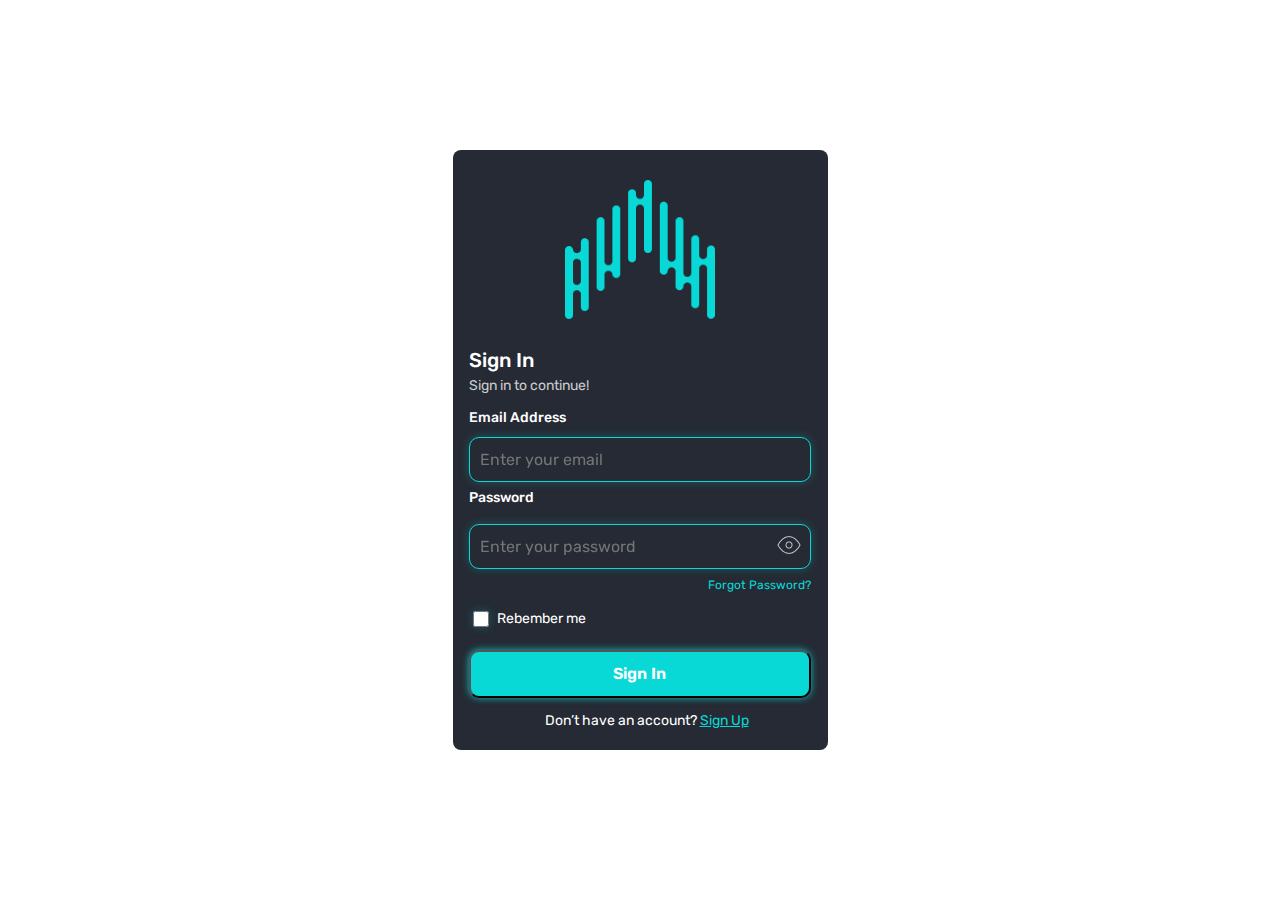
<file: index.html>
<!DOCTYPE html>
<html lang="en">
<head>
    <meta charset="UTF-8">
    <meta http-equiv="X-UA-Compatible" content="IE=edge">
    <meta name="viewport" content="width=device-width, initial-scale=1.0">
    <title>Document</title>
    <link rel="stylesheet" href="./style.css">
    <link rel="stylesheet" href="./media-queries.css">
</head>
<body>
    <section class="sign-in">
        <form id="sign">
            <img src="./images/Logo.png" class='sign_in_logo' alt="">
            <h2 class="title">Sign In</h2>
            <p class="subtitle">Sign in to continue!</p>
            <label>Email Address</label>
            <input type="text" class="data" placeholder="Enter your email">
            <label>Password</label>
            <div class="password_container">
                <input type="password" id = "password_input" class="data" placeholder="Enter your password">
                <img src="./images/Eye.png" class="password_control eye_position" alt="">
            </div>
            <p class="forgot_password">Forgot Password?</p>
            <label><input type="checkbox" class="checkbox"><span class="get_cookie">Rebember me</span></label>
            <button type="button" onclick='btnSub("./varification.html")' class="sign_in_btn">Sign In</button>
            <span class="account">Don’t have an account? <a href="./sign_up.html" class="create_account"> Sign Up</a></span>
        </form>
    </section>
    <script src="./script.js"></script>
</body>
</html>
</file>
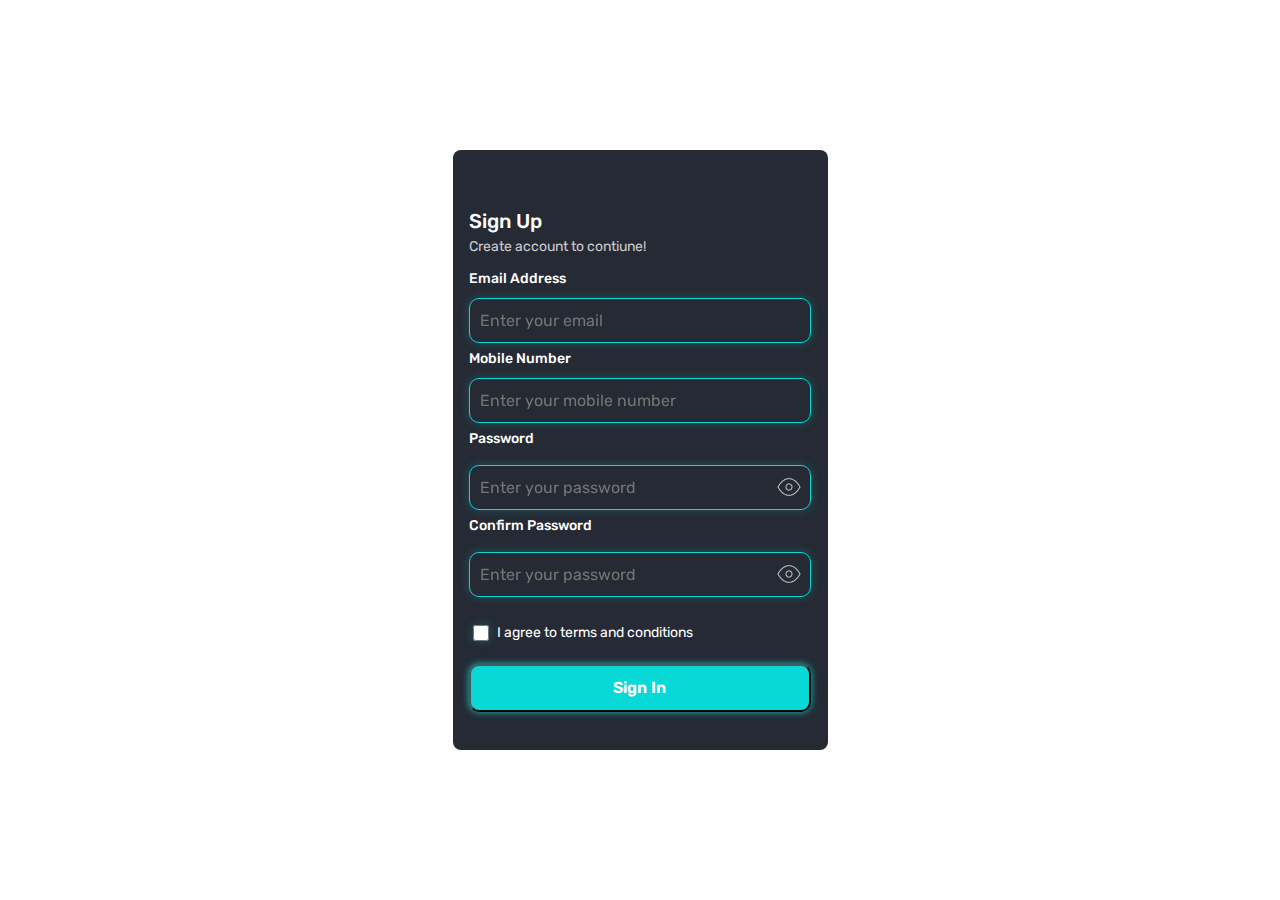
<file: sign_up.html>
<!DOCTYPE html>
<html lang="en">
<head>
    <meta charset="UTF-8">
    <meta http-equiv="X-UA-Compatible" content="IE=edge">
    <meta name="viewport" content="width=device-width, initial-scale=1.0">
    <title>Document</title>
    <link rel="stylesheet" href="./style.css">
    <link rel="stylesheet" href="./media-queries.css">
</head>
<body>
    <section class="sign_up">
        <form id="sign">
            <h2 class="title">Sign Up</h2>
            <p class="subtitle">Create account to contiune!</p>
            <label>Email Address</label>
            <input type="text" class="data" placeholder="Enter your email">
            <label>Mobile Number</label>
            <input type="text" class="data" placeholder="Enter your mobile number">
            <label>Password</label>
            <div class="password_container">
                <input type="password" id = "password_input" class="data" placeholder="Enter your password">
                <img src="./images/Eye.png" class="password_control eye_position" alt="">
            </div>
            <label>Confirm Password</label>
            <div class="password_container">
                <input type="password" id = "confirm_input" class="data" placeholder="Enter your password">
                <img src="./images/Eye.png" class="password_control eye_position" alt="">
            </div>
            <label class="check"><input type="checkbox" class="checkbox"><span class="get_cookie">I agree to terms and conditions</span></label>
            <button type="button" onclick='btnSub("./varification.html")' class="sign_in_btn">Sign In</button>
        </form>
    </section>
    <script src="./script.js"></script>
</body>
</html>
</file>
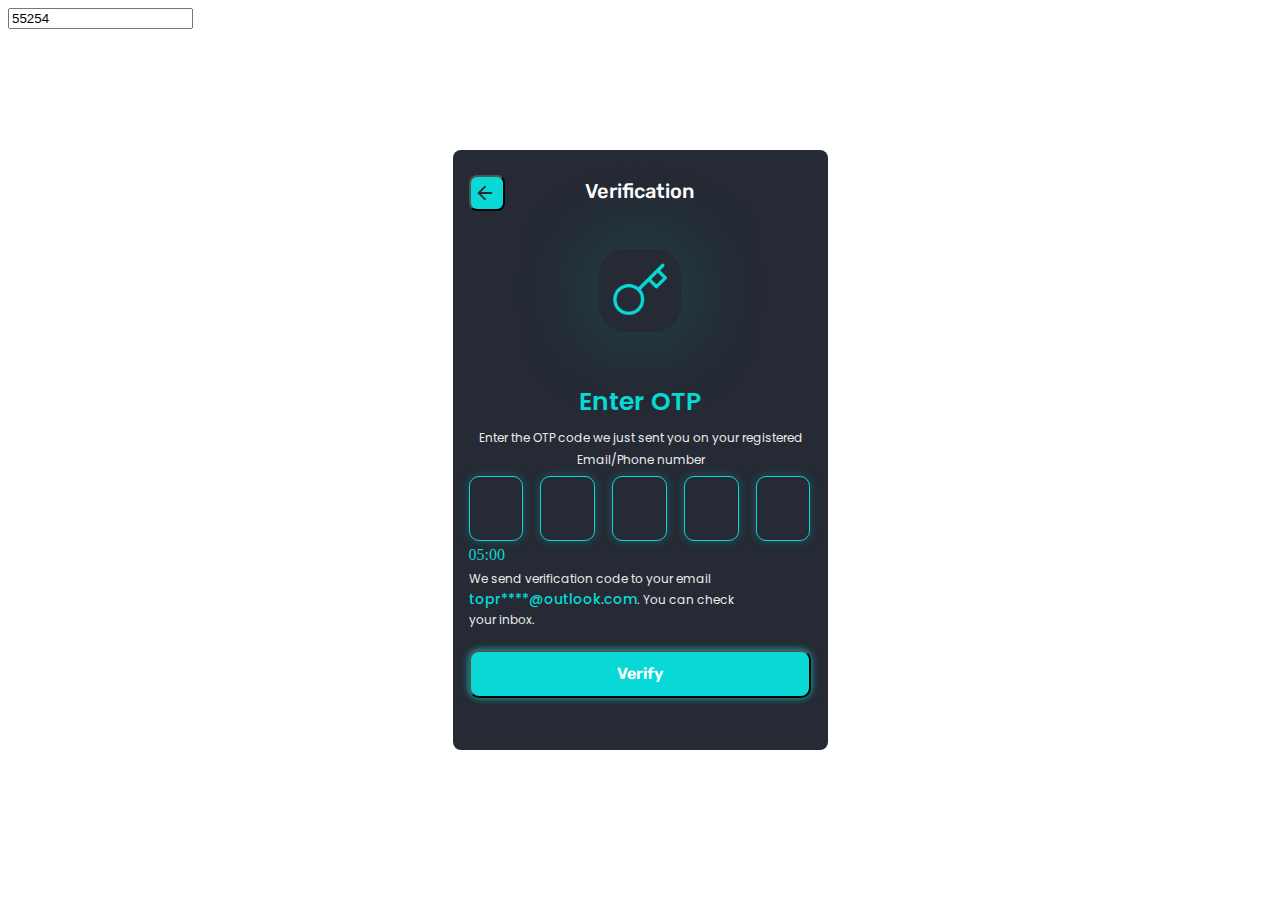
<file: varification.html>
<!DOCTYPE html>
<html lang="en">
<head>
    <meta charset="UTF-8">
    <meta http-equiv="X-UA-Compatible" content="IE=edge">
    <meta name="viewport" content="width=device-width, initial-scale=1.0">
    <title>Document</title>
    <link rel="stylesheet" href="./style.css">
    <link rel="stylesheet" href="./media-queries.css">
</head>
<body>
    <section class="verification">
        <button class="btn_back" onclick="goBack()"><img src="./images/BackVector.png" class= "img_btn" alt=""></button>
        <h2 class="verification_title">Verification</h2>
        <img src="./images/Wave.png"  class="verification_img" alt="">
        <h2 class="enter">Enter OTP</h2>
        <p class="verification_subtitle">
            Enter the OTP code we just sent
            you on your registered Email/Phone number
        </p>
        <div class="block_inp">
            <input type="text" class="vetification_input" maxlength="1">
            <input type="text" class="vetification_input" maxlength="1">
            <input type="text" class="vetification_input" maxlength="1">
            <input type="text" class="vetification_input" maxlength="1">
            <input type="text" class="vetification_input" maxlength="1">
        </div>
        <p class="timer">05:00</p>
        <p class="down_subtitle">
            We send verification code to your 
            email <span class="blue_text">topr****@outlook.com</span>. You can
            check your inbox. 
        </p>
        <a href="" onclick="getCode()"class="havent_code hide_caption">I didn't receive the code? Send again</a>
        <button class="verify_btn" onclick="verify()">Verify</button>
    </section>
    <input type="text" class="code">
    <script src="./script.js"></script>
    <script>
        getCode()
        startTimer() 
    </script>
</body>
</html>
</file>
<file: style.css>
@import url('https://fonts.googleapis.com/css2?family=Roboto:wght@300&family=Rubik:wght@400;500&display=swap');
@import url('https://fonts.googleapis.com/css2?family=Poppins:wght@400;600;700&family=Roboto:wght@300&family=Rubik:wght@400;500&display=swap');
.sign-in, .sign_up, .verification{
    position: fixed;
    width: 375px;
    height: 600px;
    background-color: #252A34;
    left: 0;
    right: 0;
    top: 0;
    bottom: 0;
    margin: auto;
    padding: 30px 17px 50px 16px;
    box-sizing: border-box;
    border-radius: 8px;
}

.sign_in_logo {
    width: 150px;
    margin: auto;
    display: block;
}

.title {
    color: #FFFFFF;
    font-family: 'Rubik';
    font-style: normal;
    font-weight: 500;
    font-size: 20px;
    line-height: 22px;
    margin-top: 30px;
    margin-bottom: 4px;
}

.subtitle {
    color: rgba(234, 234, 234, 0.85);
    font-family: 'Rubik';
    font-style: normal;
    font-weight: 400;
    font-size: 14px;
    line-height: 22px;
    margin: 0;
    margin-bottom: 10px;
}

.data {
    display: block;
    border: 1.5px solid #08D9D6;
    filter: drop-shadow(0px 0px 5px rgba(8, 217, 214, 0.25));
    border-radius: 10px;
    background-color: #252A34;
    color: #FFFFFF;
    height: 45px;
    width: 100%;
    padding-left: 10px;
    box-sizing: border-box;
    margin-bottom: 5px;
    font-family: 'Rubik';
    font-style: normal;
    font-weight: 400;
    font-size: 16px;
    line-height: 22px;
    margin-top: 7px;
}

.sign-in label, .sign_up label {
    color: #FFFFFF;
    font-family: 'Rubik';
    font-style: normal;
    font-weight: 500;
    font-size: 14px;
    line-height: 22px;
    margin-bottom: 8px;
    display: flex;
    align-items: center;
    gap: 5px;
}

.forgot_password {
    color: #08D9D6;
    font-family: 'Rubik';
    font-style: normal;
    font-weight: 400;
    font-size: 12px;
    line-height: 22px;
    margin: 0;
    margin-bottom: 12px;
    text-align: end;
}
.checkbox {
    background-image: url(/images/Logo.png);
    border: 1.5px solid #08D9D6;
    filter: drop-shadow(0px 0px 5px rgba(8, 217, 214, 0.25));
    border-radius: 10px;
    background-color: #252a3400;
    height: 16px;
    width: 16px;
    box-sizing: border-box;
 }

.sign_in_btn {
    color: #FFFFFF;
    background-color: #08D9D6;
    font-family: 'Rubik';
    font-style: normal;
    font-weight: 600;
    font-size: 16px;
    line-height: 22px;
    box-shadow: 0px 0px 7px rgba(8, 217, 214, 0.87);
    border-radius: 10px;
    display: flex;
    flex-direction: row;
    justify-content: center;
    align-items: center;
    gap: 8px;
    width: 342px;
    height: 48px;
    box-sizing: border-box;
    margin-top: 20px;
    margin-bottom: 12px;
}

.get_cookie {
    color: #FFFFFF;
    font-family: 'Rubik';
    font-style: normal;
    font-weight: 400;
    font-size: 14px;
    line-height: 22px;
    width: 220px;
    height: 22px;
}

.account {
    color: #FFFFFF;
    width: 208px;
    height: 22px;
    font-family: 'Rubik';
    font-style: normal;
    font-weight: 400;
    font-size: 14px;
    line-height: 22px;
    margin-left: 76px;
}

.create_account {
    color: #08D9D6;
    width: 208px;
    height: 22px;
    font-family: 'Rubik';
    font-style: normal;
    font-weight: 400;
    font-size: 14px;
    line-height: 22px;

}

.check {
    margin-top: 20px;
}

.btn_back {
    background-color:#08D9D6;
    position: absolute;
    width: 36px;
    height: 36px;
    border-radius: 8px; 
    left: 16px;
    top: 25px;
    z-index: 5;
    cursor: pointer;
}

.img_btn {
    display: block;
}

.verification_title {
    position: relative;
    color: #FFFFFF;
    margin-top: 0;
    text-align: center;
    font-family: 'Rubik';
    font-style: normal;
    font-weight: 500;
    font-size: 20px;
    line-height: 22px;
}

.verification_img {
    display: block;
    width: 75%;
    /* height: 350px; */
    position: absolute;
    top: 0;
    left: 0;
    /* bottom: 0; */
    right: 0;
    margin: auto;
}

.enter {
    margin-top: 180px;
    margin-bottom: 0;
    text-align: center;
    font-family: 'Poppins';
    font-style: normal;
    font-weight: 600;
    font-size: 25px;
    line-height: 40px;
    color: #08D9D6;

}

.verification_subtitle {
    text-align: center;
    color: #EAEAEA;
    width: 345px;
    font-family: 'Poppins';
    font-style: normal;
    font-weight: 400;
    font-size: 12px;
    line-height: 22px;
    margin: 5px auto;
}
.block_inp{
    display: flex;
    justify-content: space-between;
    align-items: center;
}
.password_container{
    position: relative;
    display: flex;
    align-items: center;
}

.vetification_input {
    border: 1.5px solid #08D9D6;
    filter: drop-shadow(0px 0px 5px rgba(8, 217, 214, 0.25));
    border-radius: 10px;
    background-color: #252A34;
    color: #FFFFFF;
    height: 65px;
    width: 16%;
    /* padding-left: 15px; */
    box-sizing: border-box;
    font-family: 'Rubik';
    font-style: normal;
    font-weight: 400;
    font-size: 30px;
    line-height: 20px;
    display: flex;
    justify-content: center;
    align-items: center;
    padding: 17px;
}

.timer {
    color: #08D9D6;
    margin: 5px auto;
}

.down_subtitle {
    color: #EAEAEA;
    font-family: 'Poppins';
    font-style: normal;
    font-weight: 400;
    font-size: 12px;
    line-height: 20px;
    width: 288px;
    margin: 5px 0;
}

.blue_text {
    color: #08D9D6;
    font-family: 'Poppins';
    font-style: normal;
    font-weight: 500;
    font-size: 14px;
    line-height: 20px;
}

.havent_code {
    color: #08D9D6;
    font-family: 'Poppins';
    font-style: normal;
    font-weight: 400;
    font-size: 12px;
    line-height: 20px;
    width: 345px;
}

.hide_caption {
    display: none;
}

.verify_btn {
    color: #FFFFFF;
    background-color: #08D9D6;
    font-family: 'Rubik';
    font-style: normal;
    font-weight: 600;
    font-size: 16px;
    line-height: 22px;
    box-shadow: 0px 0px 7px rgba(8, 217, 214, 0.87);
    border-radius: 10px;
    display: flex;
    flex-direction: row;
    justify-content: center;
    align-items: center;
    gap: 8px;
    width: 342px;
    height: 48px;
    box-sizing: border-box;
    margin-top: 20px;
    margin-bottom: 12px;
}


.eye_position {
    position: absolute;
    right: 10px;
}

.red_border {
    border-color: red;
}
</file>
<file: media-queries.css>
@media screen and (max-width: 980px) {
    #pagewrap {
       width: 95%;
    }
    #content {
       width: 60%;
       padding: 3% 4%;
    }
    #sidebar {
       width: 30%;
    }
    #sidebar .widget {
       padding: 8% 7%;
       margin-bottom: 10px;
    }
 }

 @media screen and (max-width: 992px) {
   .sign-in, .sign_up, .verification {
      height: 540px;
      padding: 5px 15px;
   }
   .btn_back{
      top: 15px;
   }
   .title{
      margin-top: 15px;
   }
   .verification_title{
      line-height: 60px;
   }
   .enter{
      margin-top: 125px;
   }
   .verify_btn{
      margin-top: 5px;
   }
 }

 @media screen and (max-width: 768px) {
   
 }

 @media screen and (max-width: 325px) {
   .sign-in, .sign_up, .verification {
      width: 100vw;
   }
   .sign_in_btn{
      width: 290px;
   }
   .account{
      display: block;
      margin: auto;
   }
   .verification_title {
      margin-top: 30px;
   }
   .verification_subtitle {
      width: 285px;
   }
 }
</file>
